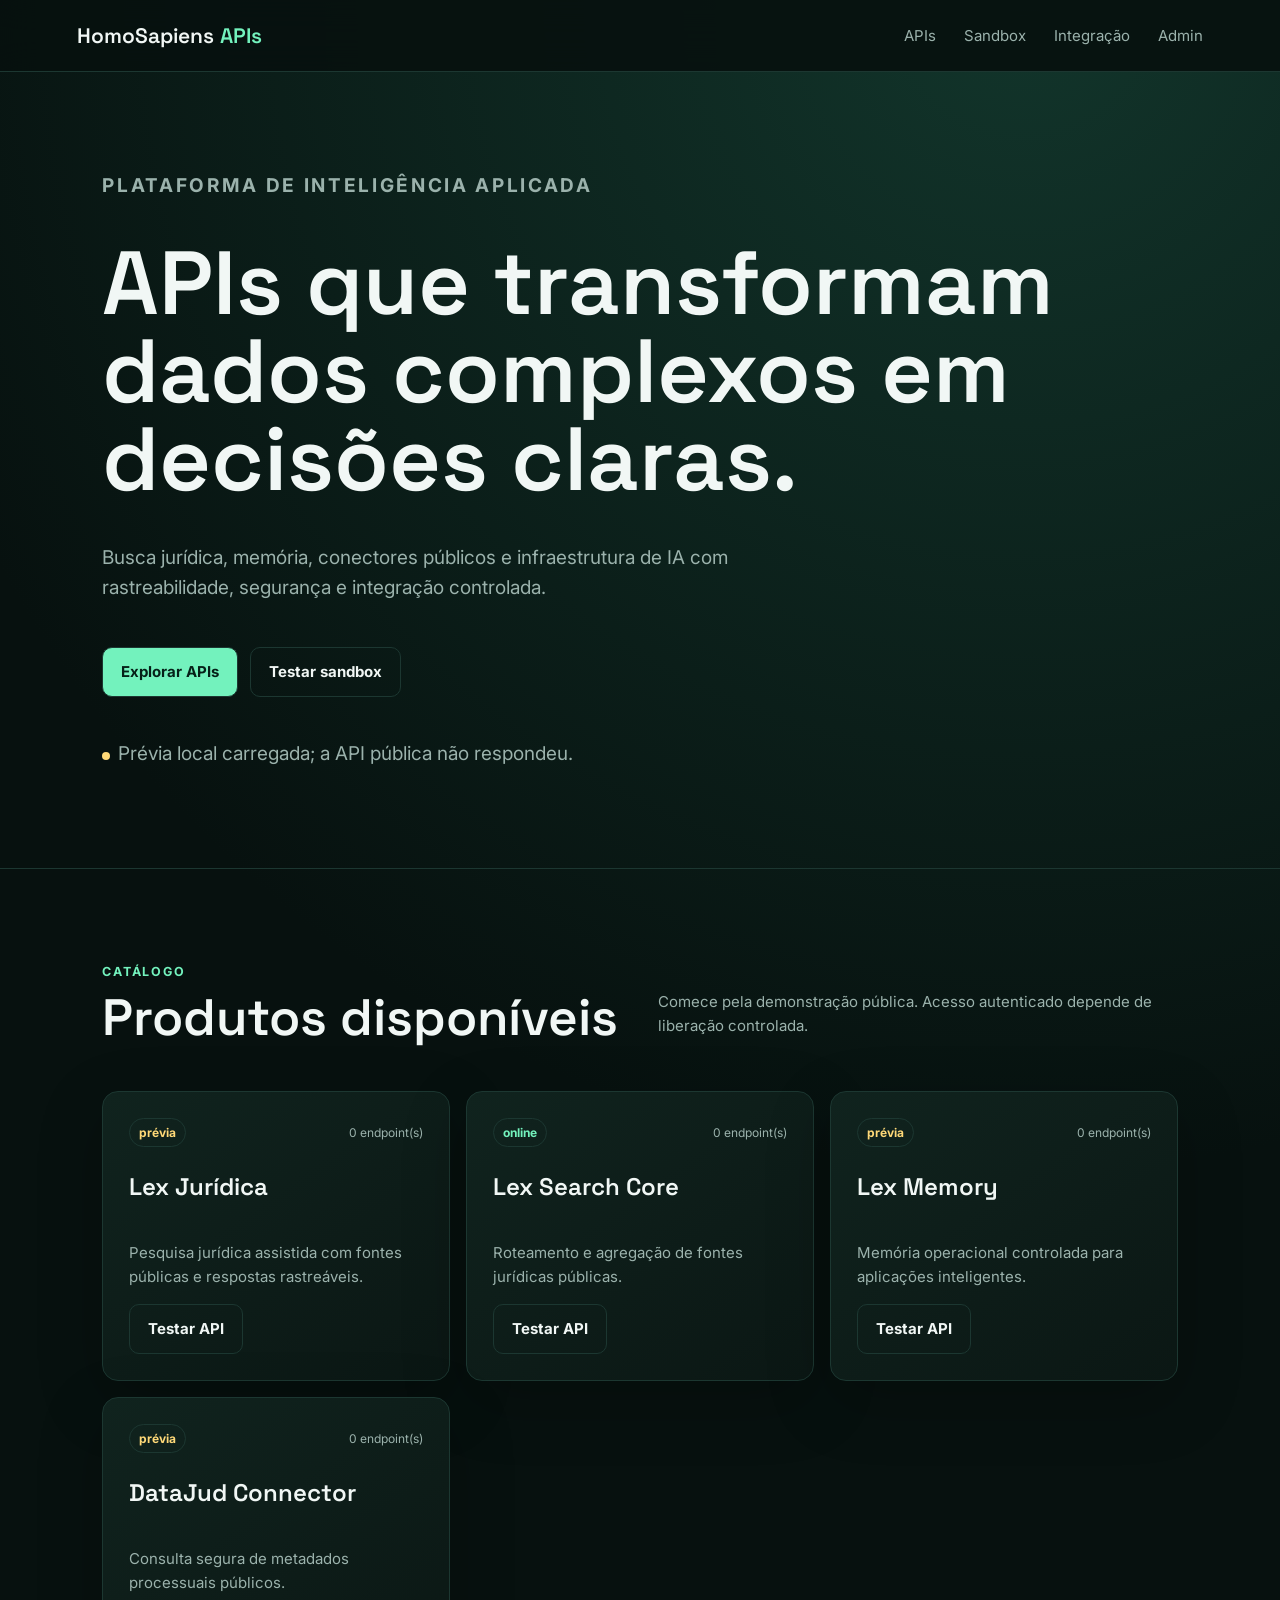
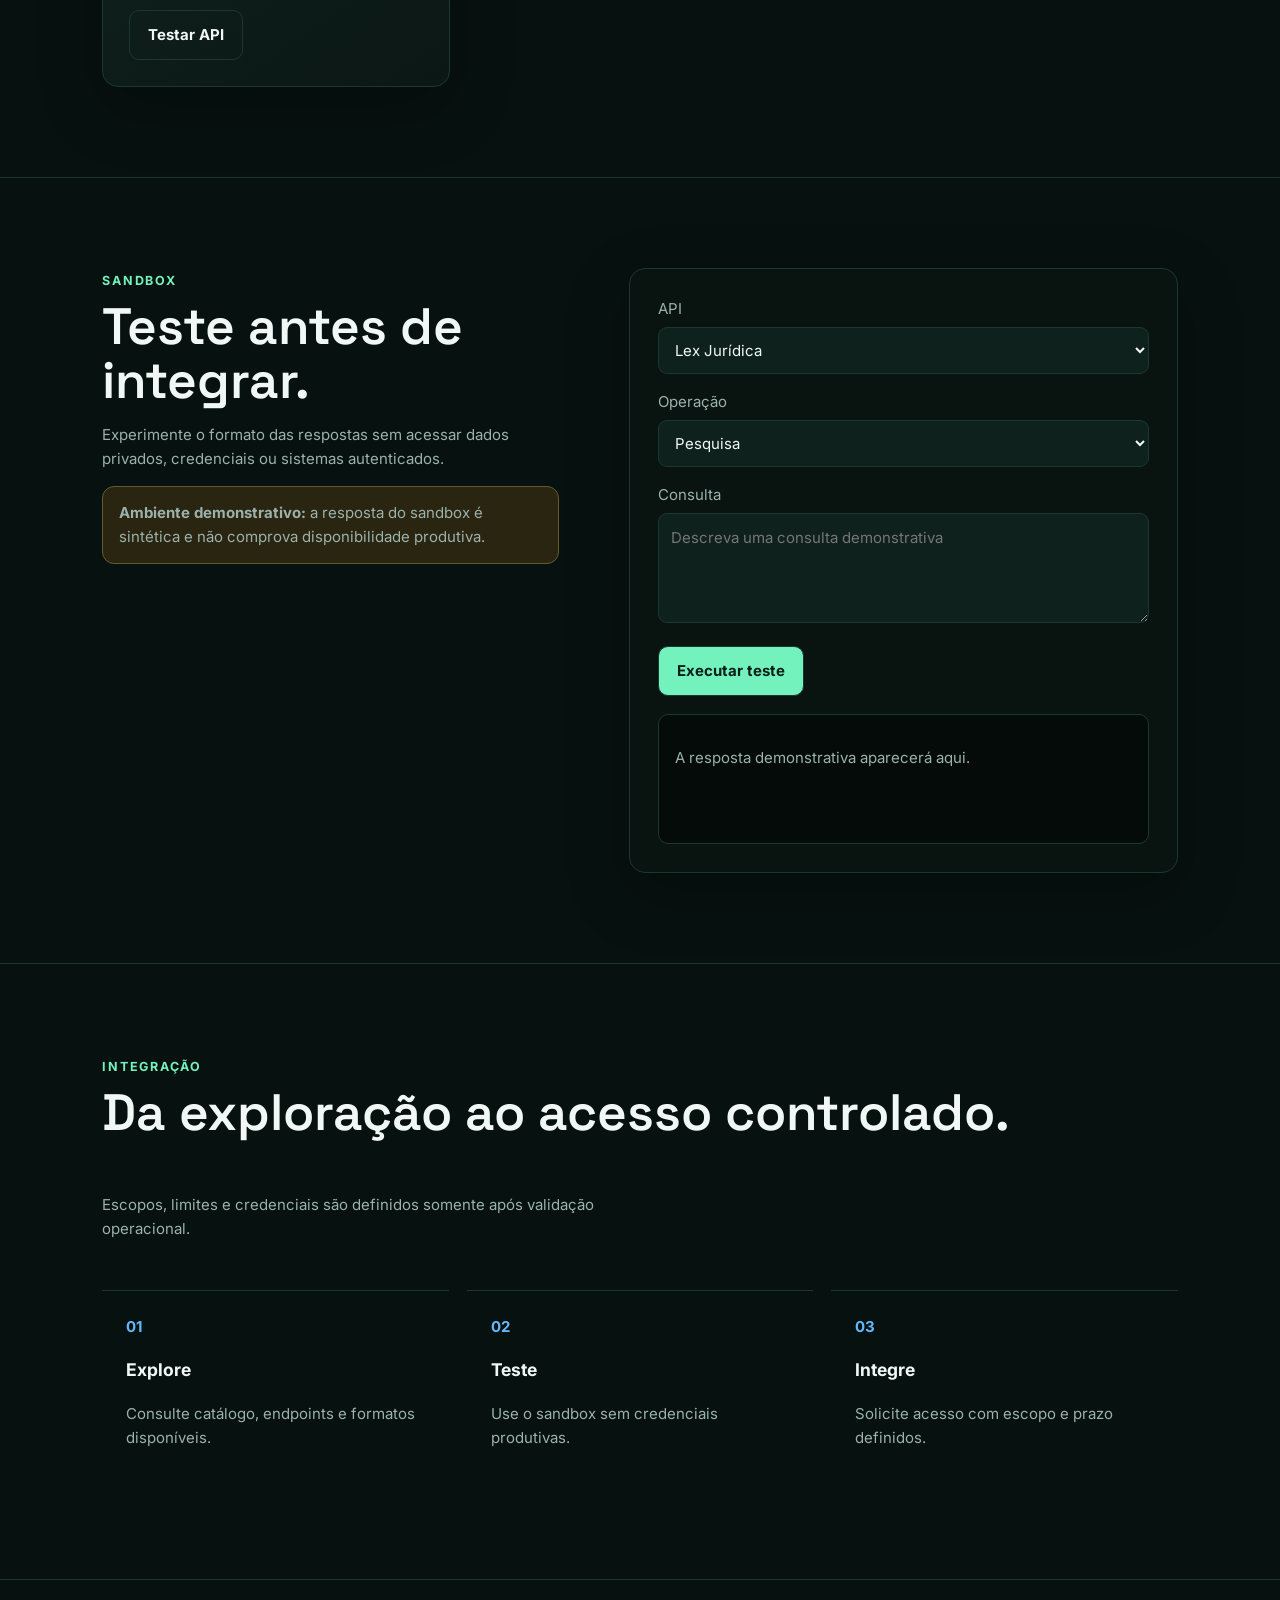
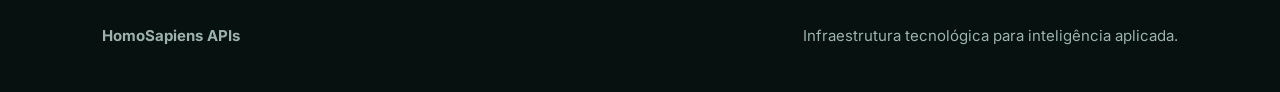
<file: site/index.html>
<!doctype html>
<html lang="pt-BR">
<head>
  <meta charset="utf-8">
  <meta name="viewport" content="width=device-width, initial-scale=1">
  <meta name="description" content="Catálogo e sandbox público da plataforma HomoSapiens APIs.">
  <title>HomoSapiens APIs</title>
  <link rel="stylesheet" href="assets/portal.css">
</head>
<body>
  <a class="skip-link" href="#conteudo">Ir para o conteúdo</a>
  <header class="nav">
    <a class="brand" href="/" aria-label="HomoSapiens APIs, início">HomoSapiens<span>APIs</span></a>
    <nav aria-label="Navegação principal">
      <a href="#apis">APIs</a>
      <a href="#sandbox">Sandbox</a>
      <a href="#integracao">Integração</a>
      <a href="admin.html">Admin</a>
    </nav>
  </header>

  <main id="conteudo">
    <section class="hero">
      <p class="eyebrow">PLATAFORMA DE INTELIGÊNCIA APLICADA</p>
      <h1>APIs que transformam dados complexos em decisões claras.</h1>
      <p>Busca jurídica, memória, conectores públicos e infraestrutura de IA com rastreabilidade, segurança e integração controlada.</p>
      <div class="actions">
        <a class="primary" href="#apis">Explorar APIs</a>
        <a class="secondary" href="#sandbox">Testar sandbox</a>
      </div>
      <p class="status" id="platform-status" role="status" aria-live="polite">
        <span aria-hidden="true"></span> Verificando catálogo público…
      </p>
    </section>

    <section class="section" id="apis" aria-labelledby="apis-title">
      <div class="section-head">
        <div>
          <small>CATÁLOGO</small>
          <h2 id="apis-title">Produtos disponíveis</h2>
        </div>
        <p>Comece pela demonstração pública. Acesso autenticado depende de liberação controlada.</p>
      </div>
      <div id="api-grid" class="grid" aria-live="polite"></div>
    </section>

    <section class="section sandbox" id="sandbox" aria-labelledby="sandbox-title">
      <div class="sandbox-copy">
        <small>SANDBOX</small>
        <h2 id="sandbox-title">Teste antes de integrar.</h2>
        <p>Experimente o formato das respostas sem acessar dados privados, credenciais ou sistemas autenticados.</p>
        <p class="notice"><strong>Ambiente demonstrativo:</strong> a resposta do sandbox é sintética e não comprova disponibilidade produtiva.</p>
      </div>
      <form class="console" id="sandbox-form">
        <label for="sandbox-product">API
          <select id="sandbox-product" required>
            <option value="lex-juridica">Lex Jurídica</option>
            <option value="lex-search-core">Lex Search Core</option>
            <option value="datajud-connector">DataJud Connector</option>
          </select>
        </label>
        <label for="sandbox-operation">Operação
          <select id="sandbox-operation" required>
            <option value="search">Pesquisa</option>
            <option value="health">Saúde</option>
            <option value="metadata">Metadados</option>
          </select>
        </label>
        <label for="sandbox-query">Consulta
          <textarea id="sandbox-query" maxlength="2000" placeholder="Descreva uma consulta demonstrativa"></textarea>
        </label>
        <button class="primary" id="sandbox-submit" type="submit">Executar teste</button>
        <div class="result-panel" id="sandbox-result" aria-live="polite">
          <p class="muted">A resposta demonstrativa aparecerá aqui.</p>
        </div>
      </form>
    </section>

    <section class="section" id="integracao" aria-labelledby="integracao-title">
      <div class="section-head">
        <div>
          <small>INTEGRAÇÃO</small>
          <h2 id="integracao-title">Da exploração ao acesso controlado.</h2>
        </div>
        <p>Escopos, limites e credenciais são definidos somente após validação operacional.</p>
      </div>
      <div class="steps">
        <article><b>01</b><h3>Explore</h3><p>Consulte catálogo, endpoints e formatos disponíveis.</p></article>
        <article><b>02</b><h3>Teste</h3><p>Use o sandbox sem credenciais produtivas.</p></article>
        <article><b>03</b><h3>Integre</h3><p>Solicite acesso com escopo e prazo definidos.</p></article>
      </div>
    </section>
  </main>

  <footer>
    <strong>HomoSapiens APIs</strong>
    <span>Infraestrutura tecnológica para inteligência aplicada.</span>
  </footer>
  <script src="assets/portal.js" defer></script>
</body>
</html>
</file>
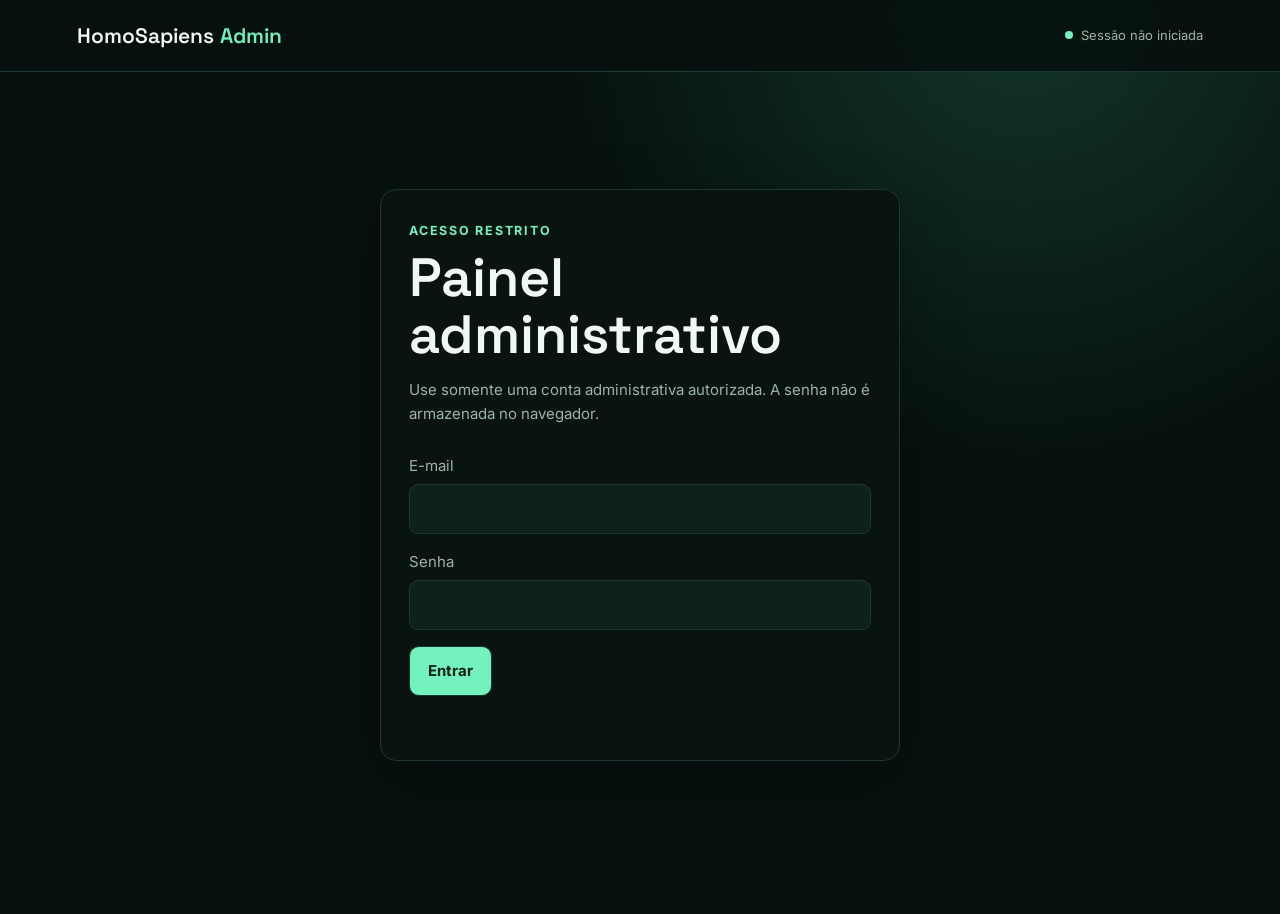
<file: site/admin.html>
<!doctype html>
<html lang="pt-BR">
<head>
  <meta charset="utf-8">
  <meta name="viewport" content="width=device-width, initial-scale=1">
  <meta name="robots" content="noindex,nofollow">
  <meta name="description" content="Console administrativo restrito da plataforma HomoSapiens APIs.">
  <title>Admin · HomoSapiens APIs</title>
  <link rel="stylesheet" href="assets/portal.css">
</head>
<body class="admin-page">
  <a class="skip-link" href="#conteudo">Ir para o conteúdo</a>
  <header class="nav">
    <a class="brand" href="/" aria-label="HomoSapiens APIs, início">HomoSapiens<span>Admin</span></a>
    <div class="connection-state" id="connection-state" role="status" aria-live="polite">
      <span class="state-dot" aria-hidden="true"></span>
      <span id="connection-label">Sessão não iniciada</span>
    </div>
  </header>

  <main id="conteudo" class="admin-shell">
    <section id="login-view" class="auth-card" aria-labelledby="login-title">
      <small>ACESSO RESTRITO</small>
      <h1 id="login-title">Painel administrativo</h1>
      <p class="muted">Use somente uma conta administrativa autorizada. A senha não é armazenada no navegador.</p>
      <form id="login-form" novalidate>
        <label for="email">E-mail
          <input id="email" name="email" type="email" autocomplete="username" required>
        </label>
        <label for="password">Senha
          <input id="password" name="password" type="password" autocomplete="current-password" required>
        </label>
        <button class="primary" id="login-submit" type="submit">Entrar</button>
        <div class="form-message" id="login-output" role="status" aria-live="polite"></div>
      </form>
    </section>

    <section id="password-view" class="auth-card" hidden aria-labelledby="password-title">
      <small>PRIMEIRO ACESSO</small>
      <h1 id="password-title">Defina uma nova senha</h1>
      <p class="muted">A senha temporária precisa ser substituída antes de liberar o console.</p>
      <form id="password-form" novalidate>
        <label for="current-password">Senha atual
          <input id="current-password" type="password" autocomplete="current-password" required>
        </label>
        <label for="new-password">Nova senha
          <input id="new-password" type="password" minlength="14" autocomplete="new-password" required>
        </label>
        <label for="confirm-password">Confirmar nova senha
          <input id="confirm-password" type="password" minlength="14" autocomplete="new-password" required>
        </label>
        <button class="primary" id="password-submit" type="submit">Atualizar senha</button>
        <button class="secondary" id="password-cancel" type="button">Encerrar sessão</button>
        <div class="form-message" id="password-output" role="status" aria-live="polite"></div>
      </form>
    </section>

    <div id="dashboard" hidden>
      <div class="section-head admin-heading">
        <div>
          <small>CONSOLE</small>
          <h1>Gestão da plataforma</h1>
          <p class="muted" id="session-description">Sessão administrativa ativa.</p>
        </div>
        <div class="toolbar">
          <button class="secondary" id="refresh" type="button">Atualizar</button>
          <button class="secondary danger-text" id="logout" type="button">Sair</button>
        </div>
      </div>

      <aside class="security-banner" role="note">
        <strong>Operações reais e auditadas.</strong>
        Confirme nome, escopos e alvo antes de criar ou revogar recursos. Tokens completos são mantidos apenas em memória e exibidos uma única vez.
      </aside>

      <section aria-labelledby="summary-title">
        <div class="subhead">
          <div><small>VISÃO GERAL</small><h2 id="summary-title">Estado administrativo</h2></div>
          <span class="last-update" id="last-update"></span>
        </div>
        <div id="summary" class="metric-grid" aria-live="polite"></div>
      </section>

      <div class="admin-grid">
        <section class="card admin-card" aria-labelledby="token-title">
          <small>CREDENCIAIS</small>
          <h2 id="token-title">Gerar token de API</h2>
          <p class="muted">A criação exige confirmação explícita. O valor completo não será salvo nesta tela.</p>
          <form id="token-form" novalidate>
            <label for="token-name">Nome identificável
              <input id="token-name" maxlength="120" placeholder="Integração homologação" required>
            </label>
            <label for="token-scopes">Escopos
              <input id="token-scopes" value="read" maxlength="500" aria-describedby="scope-help" required>
            </label>
            <p class="field-help" id="scope-help">Separe por vírgula ou espaço. Use o menor conjunto necessário.</p>
            <label for="token-expires">Expiração opcional
              <input id="token-expires" type="datetime-local">
            </label>
            <label class="confirmation">
              <input id="token-confirm" type="checkbox" required>
              <span>Revisei nome, escopos e prazo e autorizo esta emissão.</span>
            </label>
            <button class="primary" id="token-submit" type="submit">Gerar token</button>
          </form>
          <div class="secret-result" id="token-result" hidden>
            <strong>Token criado.</strong>
            <p id="token-result-meta"></p>
            <button class="secondary" id="copy-token" type="button">Copiar uma vez</button>
            <p class="field-help" id="token-expiry-note"></p>
          </div>
          <div class="form-message" id="token-output" role="status" aria-live="polite"></div>
        </section>

        <section class="card admin-card" aria-labelledby="product-title">
          <small>CATÁLOGO</small>
          <h2 id="product-title">Cadastrar produto</h2>
          <p class="muted">O cadastro entra como prévia por padrão e não publica uma API externa.</p>
          <form id="product-form" novalidate>
            <label for="product-slug">Slug
              <input id="product-slug" pattern="[a-z0-9-]+" maxlength="80" placeholder="produto-exemplo" required>
            </label>
            <label for="product-name">Nome
              <input id="product-name" maxlength="120" required>
            </label>
            <label for="product-description">Descrição
              <textarea id="product-description" minlength="8" maxlength="2000" required></textarea>
            </label>
            <div class="form-row">
              <label for="product-status">Estado
                <select id="product-status">
                  <option value="preview">Prévia</option>
                  <option value="private">Privado</option>
                  <option value="maintenance">Manutenção</option>
                  <option value="online">Online</option>
                </select>
              </label>
              <label class="confirmation compact">
                <input id="product-public" type="checkbox" checked>
                <span>Visível no catálogo público</span>
              </label>
            </div>
            <label class="confirmation compact">
              <input id="product-sandbox" type="checkbox" checked>
              <span>Permitir demonstração no sandbox</span>
            </label>
            <button class="primary" id="product-submit" type="submit">Cadastrar produto</button>
          </form>
          <div class="form-message" id="product-output" role="status" aria-live="polite"></div>
        </section>
      </div>

      <section class="data-section" aria-labelledby="tokens-list-title">
        <div class="subhead">
          <div><small>INVENTÁRIO</small><h2 id="tokens-list-title">Tokens</h2></div>
        </div>
        <div class="table-wrap">
          <table>
            <thead><tr><th>Nome</th><th>Prefixo</th><th>Escopos</th><th>Expiração</th><th>Estado</th><th>Ação</th></tr></thead>
            <tbody id="tokens-table"></tbody>
          </table>
        </div>
      </section>

      <section class="data-section" aria-labelledby="products-list-title">
        <div class="subhead">
          <div><small>CATÁLOGO</small><h2 id="products-list-title">Produtos cadastrados</h2></div>
        </div>
        <div class="table-wrap">
          <table>
            <thead><tr><th>Produto</th><th>Slug</th><th>Estado</th><th>Público</th><th>Sandbox</th></tr></thead>
            <tbody id="products-table"></tbody>
          </table>
        </div>
      </section>

      <section class="data-section" aria-labelledby="audit-title">
        <div class="subhead">
          <div><small>RASTREABILIDADE</small><h2 id="audit-title">Eventos recentes</h2></div>
        </div>
        <ol class="audit-list" id="audit-list"></ol>
      </section>
    </div>
  </main>
  <script src="assets/admin.js" defer></script>
</body>
</html>
</file>
<file: site/assets/portal.css>
@import url('https://fonts.googleapis.com/css2?family=Inter:wght@400;500;600;700&family=Space+Grotesk:wght@500;600&display=swap');

:root {
  --bg:#07110f;
  --panel:#0e1c19;
  --panel-2:#10231e;
  --line:#1c3731;
  --text:#f1f7f5;
  --muted:#9bb2ac;
  --accent:#73f2bd;
  --accent-strong:#45d99a;
  --accent2:#62b8ff;
  --danger:#ff8d8d;
  --warning:#ffd978;
  --shadow:0 20px 65px rgba(0,0,0,.24);
}
* { box-sizing:border-box; }
html { scroll-behavior:smooth; }
body {
  margin:0;
  background:radial-gradient(circle at 80% 0,#12352b 0,transparent 34%),var(--bg);
  color:var(--text);
  font:15px/1.6 Inter,system-ui,sans-serif;
}
button,input,select,textarea { font:inherit; }
button:focus-visible,a:focus-visible,input:focus-visible,select:focus-visible,textarea:focus-visible {
  outline:3px solid var(--accent2);
  outline-offset:3px;
}
button:disabled { opacity:.55; cursor:not-allowed; }
.skip-link {
  position:fixed;
  left:12px;
  top:-80px;
  z-index:99;
  background:var(--accent);
  color:#062018;
  padding:10px 14px;
  border-radius:8px;
  font-weight:700;
}
.skip-link:focus { top:12px; }
.nav {
  min-height:72px;
  display:flex;
  align-items:center;
  justify-content:space-between;
  gap:24px;
  padding:12px 6vw;
  border-bottom:1px solid var(--line);
  position:sticky;
  top:0;
  background:#07110fe8;
  backdrop-filter:blur(16px);
  z-index:5;
}
.brand { font:600 21px Space Grotesk;text-decoration:none;color:var(--text); }
.brand span { color:var(--accent);margin-left:6px; }
.nav nav { display:flex;gap:28px; }
.nav nav a { color:var(--muted);text-decoration:none; }
.nav nav a:hover { color:var(--text); }
.hero {
  min-height:72vh;
  display:flex;
  flex-direction:column;
  justify-content:center;
  padding:80px 8vw;
  max-width:1200px;
}
.eyebrow,small { color:var(--accent);letter-spacing:.14em;font-weight:700; }
.hero h1 {
  font:600 clamp(48px,7vw,92px)/.98 Space Grotesk;
  max-width:1050px;
  margin:20px 0;
}
.hero p { font-size:19px;color:var(--muted);max-width:740px; }
.actions,.toolbar { display:flex;gap:12px;align-items:center;flex-wrap:wrap; }
.actions { margin:24px 0; }
.primary,.secondary,.table-action {
  display:inline-flex;
  justify-content:center;
  align-items:center;
  padding:12px 18px;
  border-radius:10px;
  text-decoration:none;
  border:1px solid var(--line);
  font-weight:700;
  cursor:pointer;
}
.primary { background:var(--accent);color:#062018; }
.primary:hover { background:var(--accent-strong); }
.secondary,.table-action { color:var(--text);background:transparent; }
.secondary:hover,.table-action:hover { border-color:var(--muted); }
.status { color:var(--muted);margin-top:18px; }
.status span,.state-dot {
  display:inline-block;
  width:8px;
  height:8px;
  background:var(--accent);
  border-radius:50%;
  margin-right:8px;
}
.status-preview span { background:var(--warning); }
.section { padding:90px 8vw;border-top:1px solid var(--line); }
.section-head,.subhead {
  display:flex;
  justify-content:space-between;
  align-items:flex-end;
  gap:30px;
  flex-wrap:wrap;
}
.section-head > *,.subhead > * { min-width:0; }
.section h2,.admin-shell h1,.admin-shell h2 {
  font:600 clamp(30px,4vw,52px) Space Grotesk;
  margin:8px 0;
  line-height:1.05;
}
.admin-shell h2 { font-size:clamp(24px,3vw,36px); }
.section-head p,.sandbox-copy p,.muted { color:var(--muted); }
.section-head p,.sandbox-copy p { max-width:520px; }
.grid {
  display:grid;
  grid-template-columns:repeat(auto-fit,minmax(260px,1fr));
  gap:16px;
  margin-top:38px;
}
.card {
  background:linear-gradient(145deg,var(--panel-2),#0b1714);
  border:1px solid var(--line);
  padding:26px;
  border-radius:16px;
  box-shadow:var(--shadow);
}
.api-card { min-height:230px;display:flex;flex-direction:column;align-items:flex-start; }
.api-card .secondary { margin-top:auto; }
.card-top { width:100%;display:flex;justify-content:space-between;gap:12px;align-items:center; }
.tag {
  display:inline-flex;
  align-items:center;
  border:1px solid var(--line);
  border-radius:999px;
  padding:4px 9px;
  color:var(--accent);
  font-size:12px;
  font-weight:700;
}
.tag-preview { color:var(--warning); }
.tag-maintenance { color:var(--danger); }
.tag-private { color:var(--muted); }
.endpoint-count { color:var(--muted);font-size:12px; }
.card h3 { font:600 24px Space Grotesk; }
.card p { color:var(--muted); }
.sandbox { display:grid;grid-template-columns:1fr 1.2fr;gap:70px; }
.console,.auth-card {
  background:#091411;
  border:1px solid var(--line);
  padding:28px;
  border-radius:16px;
  box-shadow:var(--shadow);
}
.console label,.auth-card label,.admin-card label {
  display:block;
  margin:0 0 16px;
  color:var(--muted);
}
input,select,textarea {
  width:100%;
  margin-top:6px;
  background:#0f211d;
  color:var(--text);
  border:1px solid var(--line);
  border-radius:9px;
  padding:12px;
}
textarea { min-height:110px;resize:vertical; }
.notice,.security-banner {
  border:1px solid #665a2a;
  background:#2a2511;
  color:#f4e6b4;
  border-radius:12px;
  padding:14px 16px;
}
.result-panel {
  margin-top:18px;
  background:#050b09;
  border:1px solid var(--line);
  border-radius:10px;
  padding:16px;
  min-height:130px;
}
.result-heading { display:flex;justify-content:space-between;gap:12px;align-items:center; }
.result-heading code { color:var(--accent2);font-size:12px; }
.result-list { display:grid;grid-template-columns:max-content 1fr;gap:8px 16px;margin-bottom:0; }
.result-list dt { color:var(--muted); }
.result-list dd { margin:0;overflow-wrap:anywhere; }
.steps { display:grid;grid-template-columns:repeat(3,1fr);gap:18px;margin-top:34px; }
.steps article { padding:24px;border-top:1px solid var(--line); }
.steps b { color:var(--accent2); }
.steps p { color:var(--muted); }
footer {
  padding:44px 8vw;
  border-top:1px solid var(--line);
  display:flex;
  justify-content:space-between;
  gap:20px;
  color:var(--muted);
}

/* Admin */
.admin-page { min-height:100vh; }
.connection-state {
  display:flex;
  align-items:center;
  color:var(--muted);
  font-size:13px;
}
.connection-state[data-state="loading"] .state-dot { background:var(--accent2); }
.connection-state[data-state="warning"] .state-dot { background:var(--warning); }
.connection-state[data-state="error"] .state-dot { background:var(--danger); }
.connection-state[data-state="idle"] .state-dot { background:var(--muted); }
.admin-shell { padding:54px 6vw 90px;max-width:1500px;margin:0 auto; }
.auth-card { max-width:520px;margin:7vh auto; }
.auth-card h1 { font-size:clamp(34px,5vw,54px); }
.auth-card form { margin-top:28px; }
.form-message { min-height:24px;margin-top:12px;color:var(--muted); }
.form-message[data-kind="error"] { color:var(--danger); }
.form-message[data-kind="success"] { color:var(--accent); }
.admin-heading { margin-bottom:24px; }
.danger-text { color:var(--danger); }
.security-banner { margin:0 0 42px; }
.metric-grid {
  display:grid;
  grid-template-columns:repeat(auto-fit,minmax(170px,1fr));
  gap:14px;
  margin:20px 0 46px;
}
.metric {
  background:var(--panel);
  border:1px solid var(--line);
  padding:20px;
  border-radius:14px;
}
.metric strong { display:block;font:600 36px Space Grotesk;color:var(--accent); }
.metric span { color:var(--muted); }
.last-update { color:var(--muted);font-size:13px; }
.admin-grid { display:grid;grid-template-columns:repeat(auto-fit,minmax(min(100%,420px),1fr));gap:18px; }
.admin-card { min-height:100%; }
.field-help { margin:-8px 0 16px;color:var(--muted);font-size:13px; }
.confirmation {
  display:flex!important;
  align-items:flex-start;
  gap:10px;
  padding:12px;
  border:1px solid var(--line);
  border-radius:10px;
  color:var(--text)!important;
}
.confirmation input { width:auto;margin:4px 0 0; }
.confirmation.compact { align-items:center;margin-top:6px; }
.form-row { display:grid;grid-template-columns:repeat(auto-fit,minmax(180px,1fr));gap:12px;align-items:end; }
.secret-result {
  margin-top:18px;
  padding:16px;
  border:1px solid var(--accent);
  border-radius:12px;
  background:#0b271f;
}
.data-section { margin-top:52px; }
.table-wrap { overflow:auto;border:1px solid var(--line);border-radius:14px;margin-top:18px; }
table { width:100%;border-collapse:collapse;background:#091411;min-width:760px; }
th,td { padding:14px 16px;text-align:left;border-bottom:1px solid var(--line);vertical-align:middle; }
th { color:var(--muted);font-size:12px;text-transform:uppercase;letter-spacing:.08em; }
tbody tr:last-child td { border-bottom:0; }
.table-action { padding:7px 11px;font-size:13px; }
.audit-list {
  list-style:none;
  padding:0;
  margin:18px 0 0;
  display:grid;
  gap:10px;
}
.audit-list li {
  display:flex;
  justify-content:space-between;
  gap:16px;
  background:var(--panel);
  border:1px solid var(--line);
  border-radius:12px;
  padding:14px 16px;
}
.audit-list small { color:var(--muted);letter-spacing:0;text-align:right; }

@media (max-width:900px) {
  .metric-grid { grid-template-columns:repeat(2,1fr); }
  .admin-grid { grid-template-columns:1fr; }
  .sandbox { grid-template-columns:1fr;gap:34px; }
}
@media (max-width:760px) {
  .nav nav { display:none; }
  .section-head,.subhead,.admin-heading { display:block; }
  .toolbar { margin-top:16px; }
  .steps { grid-template-columns:1fr; }
  .hero { padding:60px 6vw; }
  .section { padding:70px 6vw; }
  footer { flex-direction:column; }
  .audit-list li { display:block; }
  .audit-list small { display:block;text-align:left;margin-top:4px; }
}
@media (max-width:560px) {
  .metric-grid,.form-row { grid-template-columns:1fr; }
  .admin-shell { padding-left:20px;padding-right:20px; }
  .nav { padding-left:20px;padding-right:20px; }
  .connection-state { max-width:150px;text-align:right; }
}
@media (prefers-reduced-motion:reduce) {
  html { scroll-behavior:auto; }
  *,*::before,*::after { transition:none!important;animation:none!important; }
}
</file>
